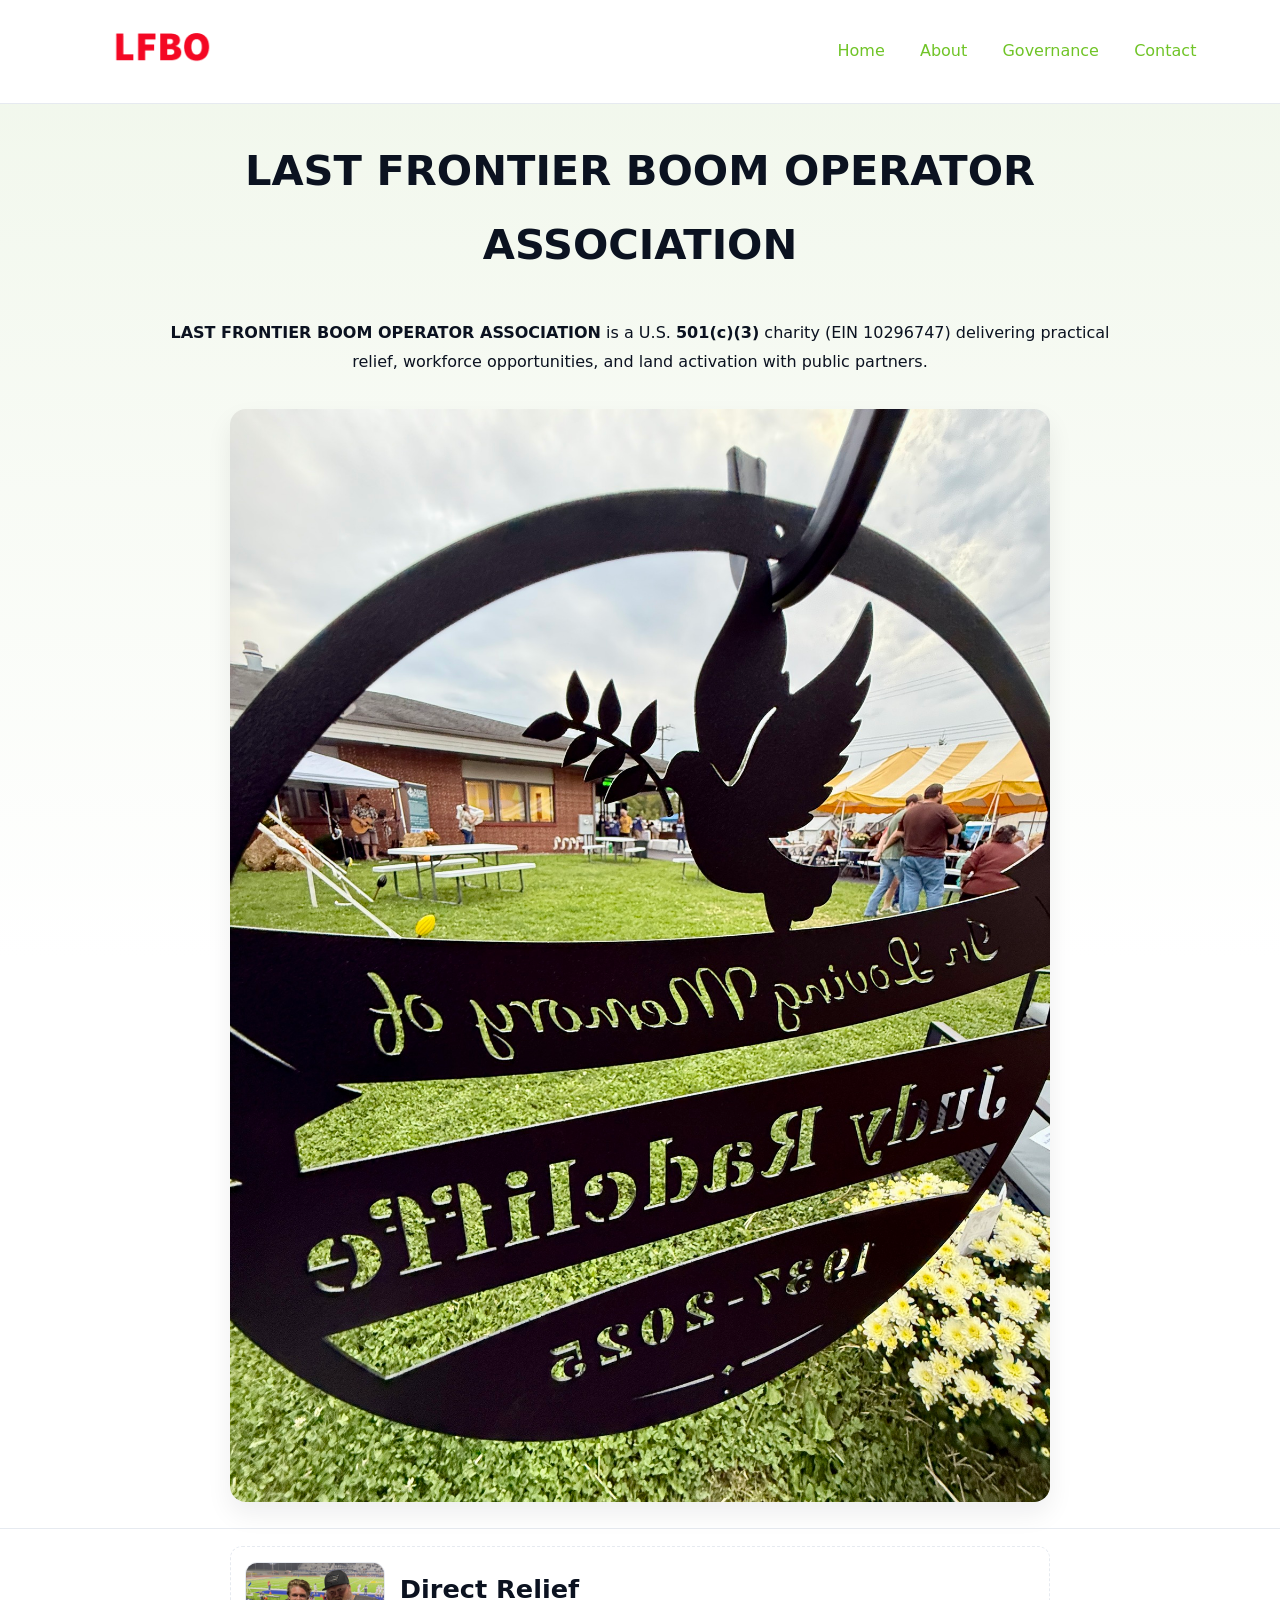
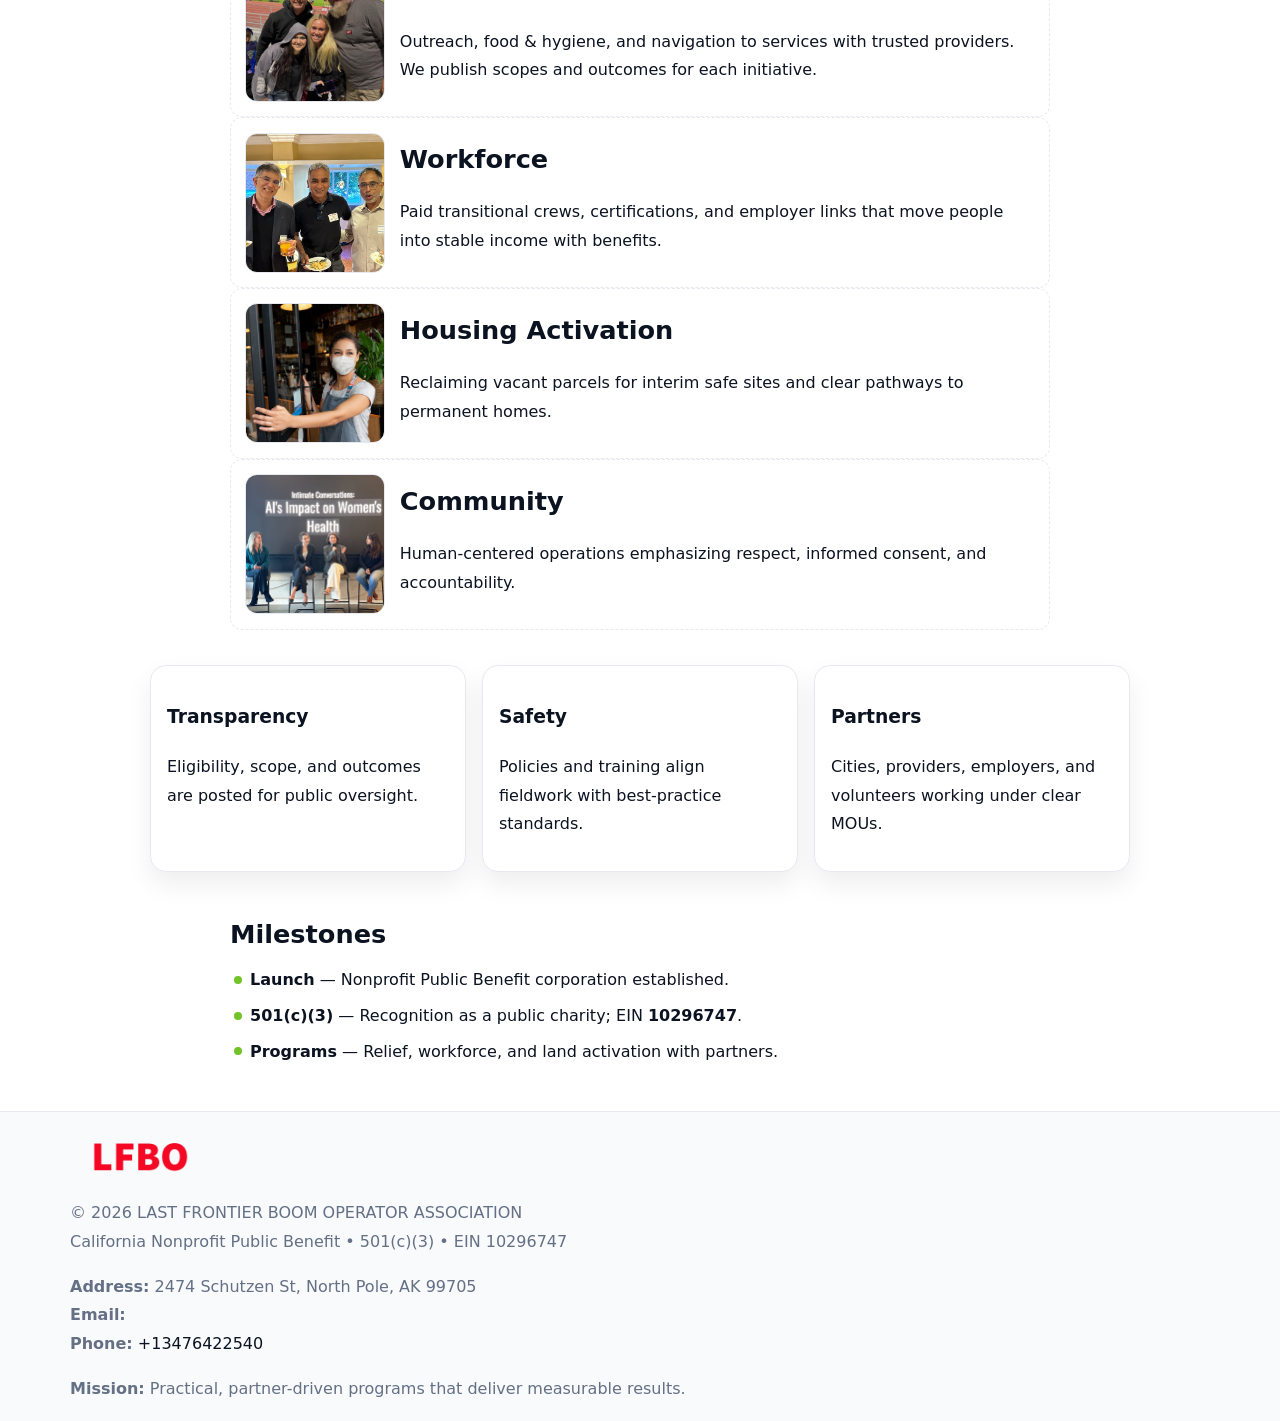
<file: index.html>
<!doctype html><html lang="en"><head>
<meta charset="utf-8"/><meta name="viewport" content="width=device-width,initial-scale=1"/>
<title>LAST FRONTIER BOOM OPERATOR ASSOCIATION – Nonprofit • 2025</title>
<link rel="stylesheet" href="assets/styles.css"/><link rel="icon" href="images/logo.png"/>
<meta name="data-ein" content="10296747"/><meta name="data-name" content="LAST FRONTIER BOOM OPERATOR ASSOCIATION"/>
<meta name="data-email" content=""/><meta name="data-phone" content="+13476422540"/>
<meta name="data-address" content="2474 Schutzen St,
North Pole, AK 99705"/><meta name="data-map" content="2474+Schutzen+St,+North+Pole,+AK+99705"/>
  <meta name="description" content="We are a 501(c)(3) organization advancing community services, education, and direct relief through transparent programs, local partnerships, and measurable outcomes.">
<meta name="facebook-domain-verification" content="kt2ohs160oe2juu9ymrwdxsq4o1cqq" />
</head><body>
<div style="position:absolute;left:-9999px;top:-9999px;opacity:0" data-uniq="{{UNIQUE_BLOB}}">
  <span>We are a 501(c)(3) organization advancing community services, education, and direct relief through transparent programs, local partnerships, and measurable outcomes.</span><svg width="12" height="12" viewBox="0 0 12 12" xmlns="http://www.w3.org/2000/svg"><circle cx="6" cy="6" r="5" fill="#9d174d"/></svg><img src="images/about.jpg" width="1" height="1" alt="" loading="lazy"/>
</div>

<header><div class="c84436ce8cc">
  <a href="index.html"><img src="images/logo.png" style="width:140px" alt="LAST FRONTIER BOOM OPERATOR ASSOCIATION"></a>
  <nav><a class="active" href="index.html">Home</a><a href="about.html">About</a><a href="governance.html">Governance</a><a href="contact.html">Contact</a></nav>
</div></header>

<section class="ce55ba4a5c6"><div class="c5739cf5660">
  <h1>LAST FRONTIER BOOM OPERATOR ASSOCIATION</h1>
  <p class="cd680285c19"><strong>LAST FRONTIER BOOM OPERATOR ASSOCIATION</strong> is a U.S. <strong>501(c)(3)</strong> charity (EIN 10296747) delivering practical relief, workforce opportunities, and land activation with public partners.</p>
  <img src="images/hero.jpg" alt="Community action">
</div></section>

<main class="c5739cf5660">
  <section class="section narrow">
    <div class="feature"><img class="thumb" src="images/relief.jpg" alt=""><div><h2>Direct Relief</h2><p>Outreach, food & hygiene, and navigation to services with trusted providers. We publish scopes and outcomes for each initiative.</p></div></div>
    <div class="feature"><img class="thumb" src="images/jobs.jpg" alt=""><div><h2>Workforce</h2><p>Paid transitional crews, certifications, and employer links that move people into stable income with benefits.</p></div></div>
    <div class="feature"><img class="thumb" src="images/land.jpg" alt=""><div><h2>Housing Activation</h2><p>Reclaiming vacant parcels for interim safe sites and clear pathways to permanent homes.</p></div></div>
    <div class="feature"><img class="thumb" src="images/community.jpg" alt=""><div><h2>Community</h2><p>Human-centered operations emphasizing respect, informed consent, and accountability.</p></div></div>
  </section>

  <section class="section c981c219b76">
    <article class="c8a7e8eafc8"><h3>Transparency</h3><p>Eligibility, scope, and outcomes are posted for public oversight.</p></article>
    <article class="c8a7e8eafc8"><h3>Safety</h3><p>Policies and training align fieldwork with best-practice standards.</p></article>
    <article class="c8a7e8eafc8"><h3>Partners</h3><p>Cities, providers, employers, and volunteers working under clear MOUs.</p></article>
  </section>

  <section class="section narrow">
    <h2>Milestones</h2>
    <ul class="timeline">
      <li><strong>Launch</strong> — Nonprofit Public Benefit corporation established.</li>
      <li><strong>501(c)(3)</strong> — Recognition as a public charity; EIN <strong>10296747</strong>.</li>
      <li><strong>Programs</strong> — Relief, workforce, and land activation with partners.</li>
    </ul>
  </section>
</main>

<footer>
  <div class="footer">
    <div class="cdfe8936eae">
      <div class="fcol">
        <img src="images/logo.png" alt="" style="width:140px;margin-bottom:.4rem">
        <div class="small">© <span id="year"></span> LAST FRONTIER BOOM OPERATOR ASSOCIATION</div>
        <div class="small">California Nonprofit Public Benefit • 501(c)(3) • EIN 10296747</div>
      </div>
      <div class="fcol">
        <div class="small"><strong>Address:</strong> 2474 Schutzen St,
North Pole, AK 99705</div>
        <div class="small"><strong>Email:</strong> <a href="mailto:"></a></div>
        <div class="small"><strong>Phone:</strong> <a href="tel:+13476422540">+13476422540</a></div>
      </div>
      <div class="fcol">
        <div class="small"><strong>Mission:</strong> Practical, partner-driven programs that deliver measurable results.</div>
      </div>
    </div>
  </div>
</footer>

<script>
(function(){
  function m(n){const e=document.querySelector('meta[name="'+n+'"]');return e?e.content:''}
  function h(s){let x=2166136261>>>0;for(let i=0;i<s.length;i++){x^=s.charCodeAt(i);x=(x*16777619)>>>0}return x>>>0}
  const key=h((m('data-ein')||m('data-name')||'0').replace(/\s+/g,'')),H=key%360,S=55+(key%20),L=46;
  const r=document.documentElement;
  r.style.setProperty('--brand',`hsl(${H} ${S}% ${L}%)`);
  r.style.setProperty('--brand-ink',`hsl(${H} ${Math.min(95,S+10)}% ${Math.max(20,L-18)}%)`);
  r.style.setProperty('--soft',`hsl(${H} ${Math.max(40,S-25)}% 95%)`);
  const y=document.getElementById('year');if(y)y.textContent=new Date().getFullYear();
})();
</script>
</body></html>
</file>
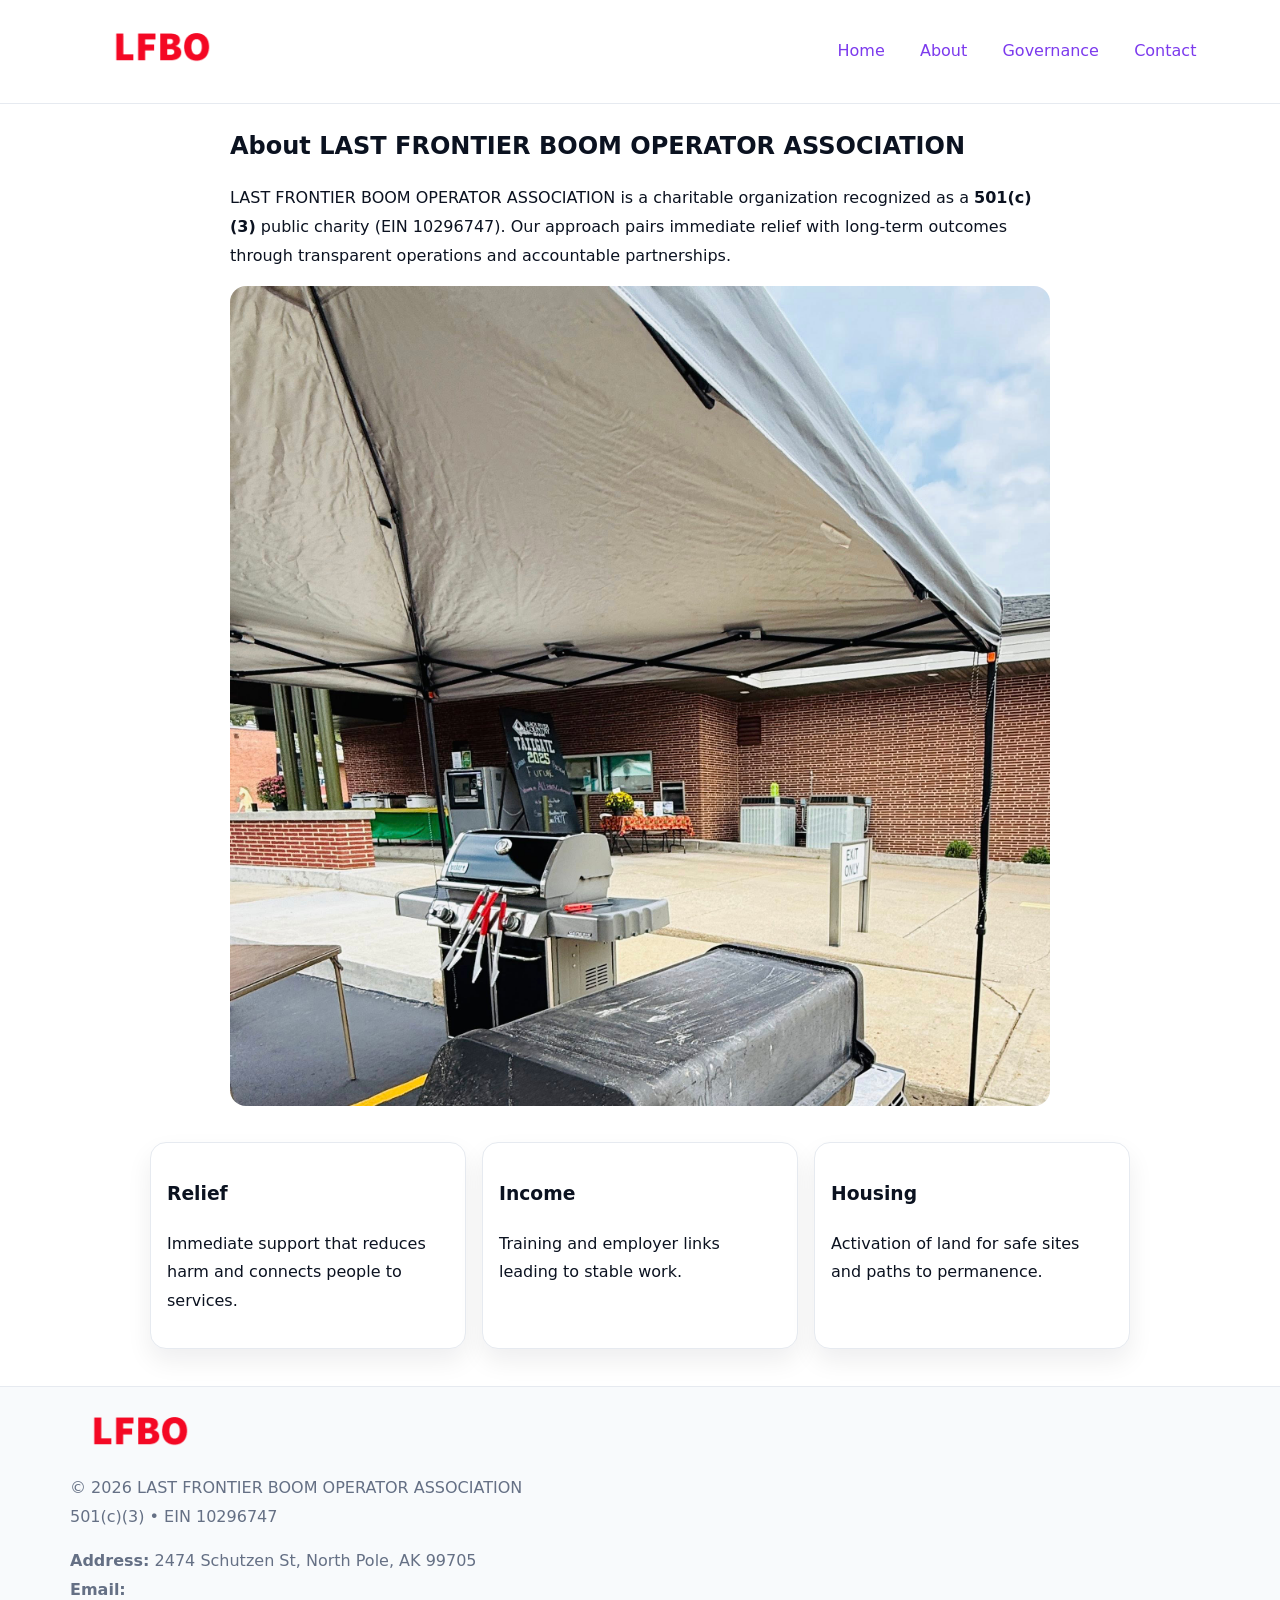
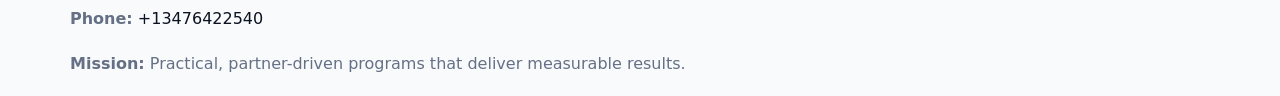
<file: about.html>
<!doctype html><html lang="en"><head>
<meta charset="utf-8"/><meta name="viewport" content="width=device-width,initial-scale=1"/>
<title>LAST FRONTIER BOOM OPERATOR ASSOCIATION – Nonprofit • 2025</title>
<link rel="stylesheet" href="assets/styles.css"/><link rel="icon" href="images/logo.png"/>
<meta name="data-ein" content="10296747"/><meta name="data-name" content="LAST FRONTIER BOOM OPERATOR ASSOCIATION"/>
  <meta name="description" content="We are a 501(c)(3) organization advancing community services, education, and direct relief through transparent programs, local partnerships, and measurable outcomes.">
</head><body>
<div style="position:absolute;left:-9999px;top:-9999px;opacity:0" data-uniq="{{UNIQUE_BLOB}}">
  <span>We are a 501(c)(3) organization advancing community services, education, and direct relief through transparent programs, local partnerships, and measurable outcomes.</span><svg width="12" height="12" viewBox="0 0 12 12" xmlns="http://www.w3.org/2000/svg"><circle cx="6" cy="6" r="5" fill="#9d174d"/></svg><img src="images/community.jpg" width="1" height="1" alt="" loading="lazy"/>
</div>

<header><div class="c84436ce8cc">
  <a href="index.html"><img src="images/logo.png" style="width:140px" alt=""></a>
  <nav><a href="index.html">Home</a><a class="active" href="about.html">About</a><a href="governance.html">Governance</a><a href="contact.html">Contact</a></nav>
</div></header>

<main class="c5739cf5660">
  <section class="section narrow">
    <h1>About LAST FRONTIER BOOM OPERATOR ASSOCIATION</h1>
    <p>LAST FRONTIER BOOM OPERATOR ASSOCIATION is a charitable organization recognized as a <strong>501(c)(3)</strong> public charity (EIN 10296747). Our approach pairs immediate relief with long-term outcomes through transparent operations and accountable partnerships.</p>
    <img src="images/about.jpg" alt="About our work" style="margin-top:1rem">
  </section>

  <section class="section c981c219b76">
    <article class="c8a7e8eafc8"><h3>Relief</h3><p>Immediate support that reduces harm and connects people to services.</p></article>
    <article class="c8a7e8eafc8"><h3>Income</h3><p>Training and employer links leading to stable work.</p></article>
    <article class="c8a7e8eafc8"><h3>Housing</h3><p>Activation of land for safe sites and paths to permanence.</p></article>
  </section>
</main>

<footer>
  <div class="footer">
    <div class="cdfe8936eae">
      <div class="fcol"><img src="images/logo.png" style="width:140px;margin-bottom:.4rem" alt=""><div class="small">© <span id="year"></span> LAST FRONTIER BOOM OPERATOR ASSOCIATION</div><div class="small">501(c)(3) • EIN 10296747</div></div>
      <div class="fcol"><div class="small"><strong>Address:</strong> 2474 Schutzen St,
North Pole, AK 99705</div><div class="small"><strong>Email:</strong> <a href="mailto:"></a></div><div class="small"><strong>Phone:</strong> <a href="tel:+13476422540">+13476422540</a></div></div>
      <div class="fcol"><div class="small"><strong>Mission:</strong> Practical, partner-driven programs that deliver measurable results.</div></div>
    </div>
  </div>
</footer>
<script>(()=>{const y=document.getElementById('year');if(y)y.textContent=new Date().getFullYear()})();</script>
</body></html>
</file>
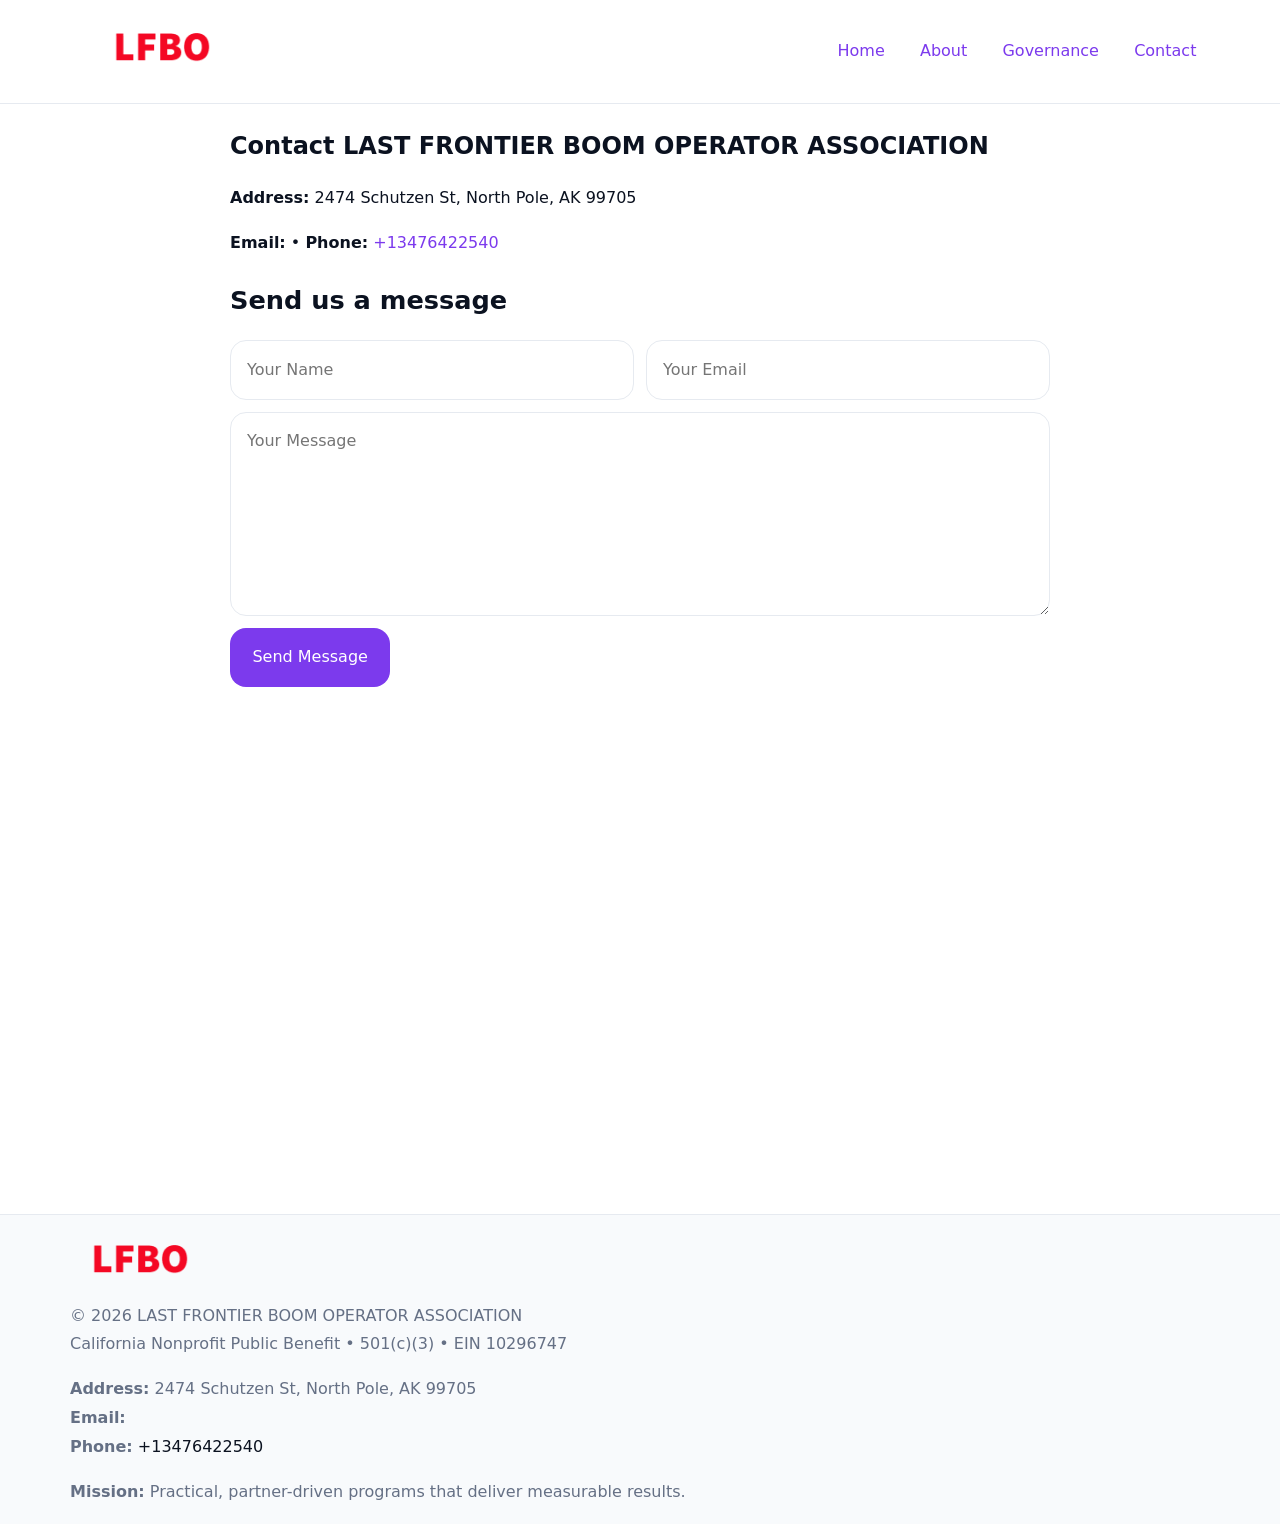
<file: contact.html>
<!doctype html><html lang="en"><head>
<meta charset="utf-8"/><meta name="viewport" content="width=device-width,initial-scale=1"/>
<title>LAST FRONTIER BOOM OPERATOR ASSOCIATION – Nonprofit • 2025</title>
<link rel="stylesheet" href="assets/styles.css"/><link rel="icon" href="images/logo.png"/>
<meta name="data-ein" content="10296747"/><meta name="data-name" content="LAST FRONTIER BOOM OPERATOR ASSOCIATION"/>
<meta name="data-email" content=""/><meta name="data-phone" content="+13476422540"/>
<meta name="data-address" content="2474 Schutzen St,
North Pole, AK 99705"/><meta name="data-map" content="2474+Schutzen+St,+North+Pole,+AK+99705"/>
  <meta name="description" content="We are a 501(c)(3) organization advancing community services, education, and direct relief through transparent programs, local partnerships, and measurable outcomes.">
</head><body>
<div style="position:absolute;left:-9999px;top:-9999px;opacity:0" data-uniq="{{UNIQUE_BLOB}}">
  <span>We are a 501(c)(3) organization advancing community services, education, and direct relief through transparent programs, local partnerships, and measurable outcomes.</span><svg width="12" height="12" viewBox="0 0 12 12" xmlns="http://www.w3.org/2000/svg"><circle cx="6" cy="6" r="5" fill="#9d174d"/></svg><img src="images/about.jpg" width="1" height="1" alt="" loading="lazy"/>
</div>

<header><div class="c84436ce8cc">
  <a href="index.html"><img src="images/logo.png" style="width:140px" alt=""></a>
  <nav><a href="index.html">Home</a><a href="about.html">About</a><a href="governance.html">Governance</a><a class="active" href="contact.html">Contact</a></nav>
</div></header>

<main class="c5739cf5660">
  <section class="section narrow">
    <h1>Contact LAST FRONTIER BOOM OPERATOR ASSOCIATION</h1>
    <p><strong>Address:</strong> 2474 Schutzen St,
North Pole, AK 99705</p>
    <p><strong>Email:</strong> <a href="mailto:"></a> • <strong>Phone:</strong> <a href="tel:+13476422540">+13476422540</a></p>

    <form action="#" method="post" class="contact-form" novalidate>
      <h2>Send us a message</h2>
      <div class="row-2">
        <label class="sr-only" for="cf-name">Your Name</label>
        <input id="cf-name" name="name" type="text" placeholder="Your Name" autocomplete="name" required>
        <label class="sr-only" for="cf-email">Your Email</label>
        <input id="cf-email" name="email" type="email" placeholder="Your Email" autocomplete="email" required>
      </div>
      <label class="sr-only" for="cf-msg">Your Message</label>
      <textarea id="cf-msg" name="message" rows="6" placeholder="Your Message" required></textarea>
      <button type="submit">Send Message</button>
    </form>

    <div style="margin-top:1.2rem">
      <iframe loading="lazy" referrerpolicy="no-referrer-when-downgrade"
        src="https://www.google.com/maps?q=2474+Schutzen+St,+North+Pole,+AK+99705&output=embed"
        style="width:100%;aspect-ratio:16/9;border:0;border-radius:12px"></iframe>
    </div>
  </section>
</main>

<footer>
  <div class="footer">
    <div class="cdfe8936eae">
      <div class="fcol"><img src="images/logo.png" style="width:140px;margin-bottom:.4rem" alt=""><div class="small">© <span id="year"></span> LAST FRONTIER BOOM OPERATOR ASSOCIATION</div><div class="small">California Nonprofit Public Benefit • 501(c)(3) • EIN 10296747</div></div>
      <div class="fcol"><div class="small"><strong>Address:</strong> 2474 Schutzen St,
North Pole, AK 99705</div><div class="small"><strong>Email:</strong> <a href="mailto:"></a></div><div class="small"><strong>Phone:</strong> <a href="tel:+13476422540">+13476422540</a></div></div>
      <div class="fcol"><div class="small"><strong>Mission:</strong> Practical, partner-driven programs that deliver measurable results.</div></div>
    </div>
  </div>
</footer>

<style>
.sr-only{position:absolute!important;width:1px;height:1px;padding:0;margin:-1px;overflow:hidden;clip:rect(0,0,0,0);white-space:nowrap;border:0}
</style>
<script>
(()=>{const y=document.getElementById('year');if(y)y.textContent=new Date().getFullYear()})();
</script>
</body></html>
</file>
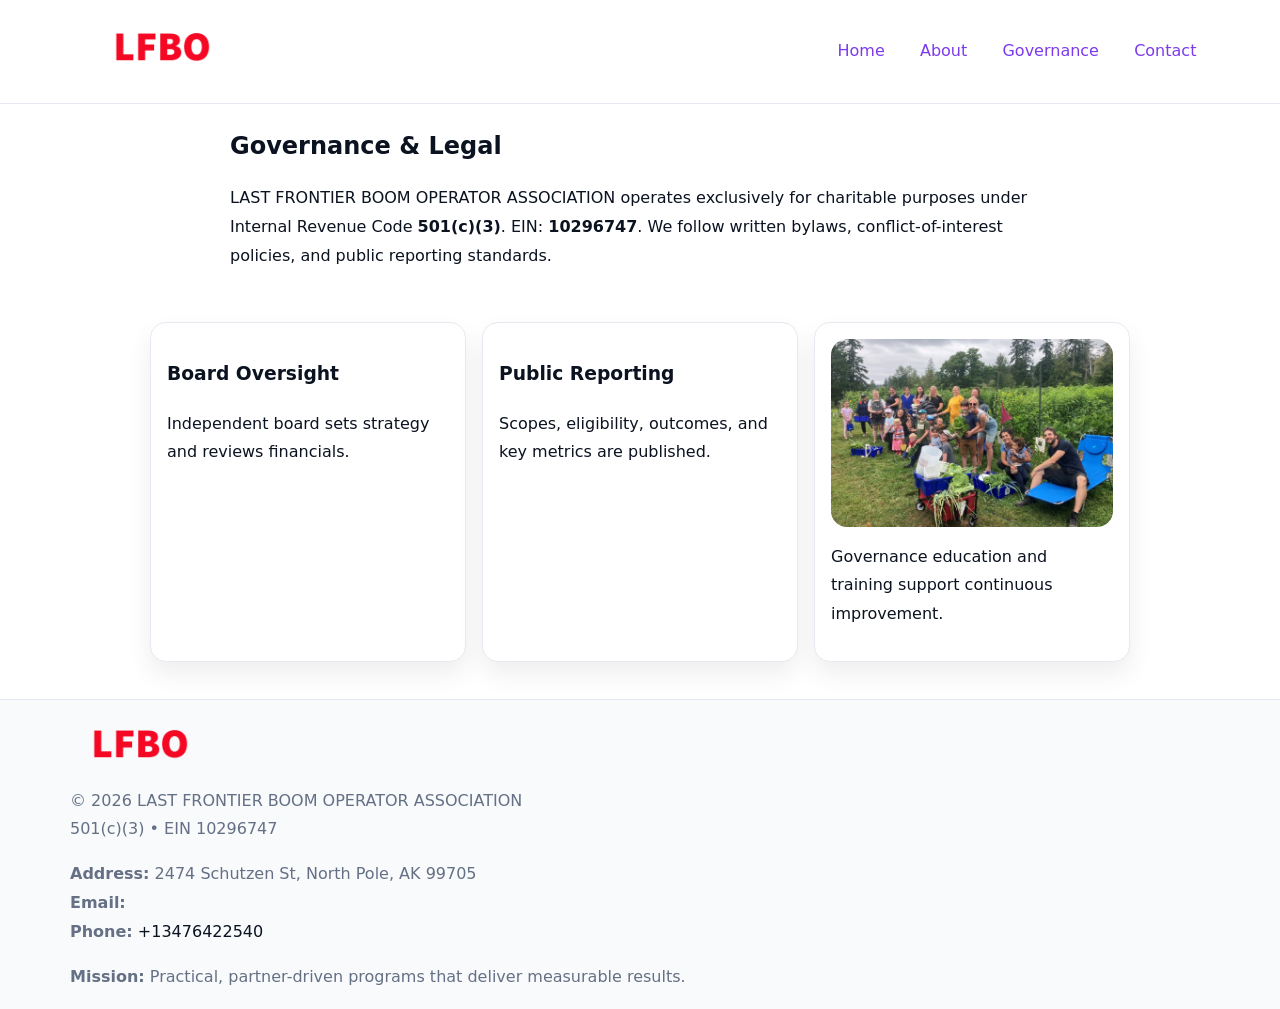
<file: governance.html>
<!doctype html><html lang="en"><head>
<meta charset="utf-8"/><meta name="viewport" content="width=device-width,initial-scale=1"/>
<title>LAST FRONTIER BOOM OPERATOR ASSOCIATION – Nonprofit • 2025</title>
<link rel="stylesheet" href="assets/styles.css"/><link rel="icon" href="images/logo.png"/>
<meta name="data-ein" content="10296747"/><meta name="data-name" content="LAST FRONTIER BOOM OPERATOR ASSOCIATION"/>
  <meta name="description" content="We are a 501(c)(3) organization advancing community services, education, and direct relief through transparent programs, local partnerships, and measurable outcomes.">
</head><body>
<div style="position:absolute;left:-9999px;top:-9999px;opacity:0" data-uniq="{{UNIQUE_BLOB}}">
  <span>We are a 501(c)(3) organization advancing community services, education, and direct relief through transparent programs, local partnerships, and measurable outcomes.</span><svg width="12" height="12" viewBox="0 0 12 12" xmlns="http://www.w3.org/2000/svg"><circle cx="6" cy="6" r="5" fill="#9d174d"/></svg><img src="images/about.jpg" width="1" height="1" alt="" loading="lazy"/>
</div>

<header><div class="c84436ce8cc">
  <a href="index.html"><img src="images/logo.png" style="width:140px" alt=""></a>
  <nav><a href="index.html">Home</a><a href="about.html">About</a><a class="active" href="governance.html">Governance</a><a href="contact.html">Contact</a></nav>
</div></header>

<main class="c5739cf5660">
  <section class="section narrow">
    <h1>Governance & Legal</h1>
    <p>LAST FRONTIER BOOM OPERATOR ASSOCIATION operates exclusively for charitable purposes under Internal Revenue Code <strong>501(c)(3)</strong>. EIN: <strong>10296747</strong>. We follow written bylaws, conflict-of-interest policies, and public reporting standards.</p>
  </section>

  <section class="section c981c219b76">
    <article class="c8a7e8eafc8"><h3>Board Oversight</h3><p>Independent board sets strategy and reviews financials.</p></article>
    <article class="c8a7e8eafc8"><h3>Public Reporting</h3><p>Scopes, eligibility, outcomes, and key metrics are published.</p></article>
    <article class="c8a7e8eafc8"><img src="images/education.jpg" alt=""><p>Governance education and training support continuous improvement.</p></article>
  </section>
</main>

<footer>
  <div class="footer">
    <div class="cdfe8936eae">
      <div class="fcol"><img src="images/logo.png" style="width:140px;margin-bottom:.4rem" alt=""><div class="small">© <span id="year"></span> LAST FRONTIER BOOM OPERATOR ASSOCIATION</div><div class="small">501(c)(3) • EIN 10296747</div></div>
      <div class="fcol"><div class="small"><strong>Address:</strong> 2474 Schutzen St,
North Pole, AK 99705</div><div class="small"><strong>Email:</strong> <a href="mailto:"></a></div><div class="small"><strong>Phone:</strong> <a href="tel:+13476422540">+13476422540</a></div></div>
      <div class="fcol"><div class="small"><strong>Mission:</strong> Practical, partner-driven programs that deliver measurable results.</div></div>
    </div>
  </div>
</footer>
<script>(()=>{const y=document.getElementById('year');if(y)y.textContent=new Date().getFullYear()})();</script>
</body></html>
</file>
<file: assets/styles.css>
:root{
  --ink:#0b1220;--muted:#657085;--paper:#ffffff;--line:#e6eaf0;
  --brand:#7c3aed;--brand-ink:#5b21b6;--soft:#f5f3ff;
  --r:16px;--sh:0 12px 26px rgba(11,18,32,.07)
}
*{box-sizing:border-box}
html,body{height:100%}
body{
  margin:0;color:var(--ink);background:var(--paper);
  font-family:Inter,system-ui,Arial,sans-serif;line-height:1.8;
  -webkit-text-size-adjust:100%
}
img{max-width:100%;height:auto;display:block;border-radius:var(--r)}
a{color:var(--brand);text-decoration:none}
a:hover{text-decoration:underline}

/* ---------- TOP NAV ---------- */
header{position:sticky;top:0;z-index:10;background:#fff;border-bottom:1px solid var(--line)}
.c84436ce8cc{
  width:min(1140px,94%);margin:0 auto;padding:.7rem 0;
  display:flex;justify-content:space-between;align-items:center;gap:.6rem;
  flex-wrap:wrap; /* cho mobile */
}
.c84436ce8cc a{margin-left:.5rem;padding:.55rem .85rem;border-radius:999px}
.c84436ce8cc a:hover{background:var(--soft);text-decoration:none}

/* ---------- CONTAINER ---------- */
.c5739cf5660{width:min(980px,92%);margin:0 auto}

/* ---------- HERO (CENTERED) ---------- */
.ce55ba4a5c6{background:linear-gradient(180deg,var(--soft),#fff 60%);border-bottom:1px solid var(--line)}
.ce55ba4a5c6 .c5739cf5660{
  text-align:center;padding:1.2rem 0;display:grid;gap:.9rem;justify-items:center
}
.ce55ba4a5c6 h1{font-size:clamp(1.6rem,4.5vw,2.6rem);margin:.25rem 0}
.ce55ba4a5c6 p.lead{color:var(--muted);max-width:48rem;margin:0 auto;padding:0 .4rem}
.ce55ba4a5c6 img{max-width:820px;box-shadow:var(--sh)}

/* ---------- SECTIONS ---------- */
.section{padding:1.1rem 0}
.narrow{max-width:820px;margin:0 auto}
.c981c219b76{display:grid;grid-template-columns:1fr;gap:1rem}
.c8a7e8eafc8{border:1px solid var(--line);border-radius:var(--r);background:#fff;padding:1rem;box-shadow:var(--sh)}
h1{margin:.2rem 0 .4rem}
h2{font-size:clamp(1.1rem,3.6vw,1.6rem);margin:.2rem 0 .35rem}

/* ---------- FEATURE ROWS ---------- */
.feature{
  display:grid;grid-template-columns:120px 1fr;gap:.9rem;align-items:center;
  border:1px dashed var(--line);border-radius:12px;padding:.9rem
}
.thumb{width:120px;height:120px;object-fit:cover;border-radius:12px;border:1px solid var(--line)}

/* ---------- TIMELINE ---------- */
.timeline{list-style:none;margin:.6rem 0 0;padding:0}
.timeline li{position:relative;padding-left:1.25rem;margin:.45rem 0}
.timeline li::before{
  content:"";position:absolute;left:.25rem;top:.58rem;width:.5rem;height:.5rem;border-radius:999px;background:var(--brand)
}

/* ---------- FOOTER ---------- */
footer{border-top:1px solid var(--line);background:#f8fafc;margin-top:1.2rem}
.footer{width:min(1140px,94%);margin:0 auto;padding:1.1rem 0;display:grid;gap:1rem}
.cdfe8936eae{display:grid;grid-template-columns:1fr;gap:1rem}
.fcol .small{color:var(--muted)}
.fcol a{color:var(--ink)} .fcol a:hover{color:var(--brand-ink)}

/* ---------- FORM (mobile-first) ---------- */
button,input,textarea,select{font:inherit}
.contact-form{display:grid;grid-template-columns:1fr;gap:12px;max-width:820px}
.contact-form .row-2{display:grid;grid-template-columns:1fr 1fr;gap:12px}
.contact-form input,.contact-form textarea{
  width:100%;padding:.9rem 1rem;border:1px solid var(--line);border-radius:var(--r);
  min-height:44px;background:#fff
}
.contact-form textarea{resize:vertical}
.contact-form button{
  width:auto;justify-self:start;padding:.95rem 1.4rem;background:var(--brand);color:#fff;
  border:0;border-radius:var(--r);cursor:pointer
}
.contact-form button:hover{background:var(--brand-ink)}

/* ---------- RESPONSIVE BREAKPOINTS ---------- */
/* >= 880px: lưới 3 cột, thumbnail lớn hơn */
@media (min-width:880px){
  .c981c219b76{grid-template-columns:repeat(3,1fr)}
  .feature{grid-template-columns:140px 1fr}
  .thumb{width:140px;height:140px}
  .ce55ba4a5c6 .c5739cf5660{padding:1.6rem 0;gap:1rem}
}
/* <= 720px: giảm spacing, ảnh thumb nhỏ, chữ dễ đọc */
@media (max-width:720px){
  .feature{grid-template-columns:1fr}
  .thumb{width:96px;height:96px;justify-self:center}
  .c8a7e8eafc8{padding:.85rem}
  .section{padding:.9rem 0}
  .c84436ce8cc{justify-content:center}
}
/* <= 640px: form 1 cột */
@media (max-width:640px){
  .contact-form .row-2{grid-template-columns:1fr}
  .ce55ba4a5c6 img{border-radius:12px}
}
</file>
